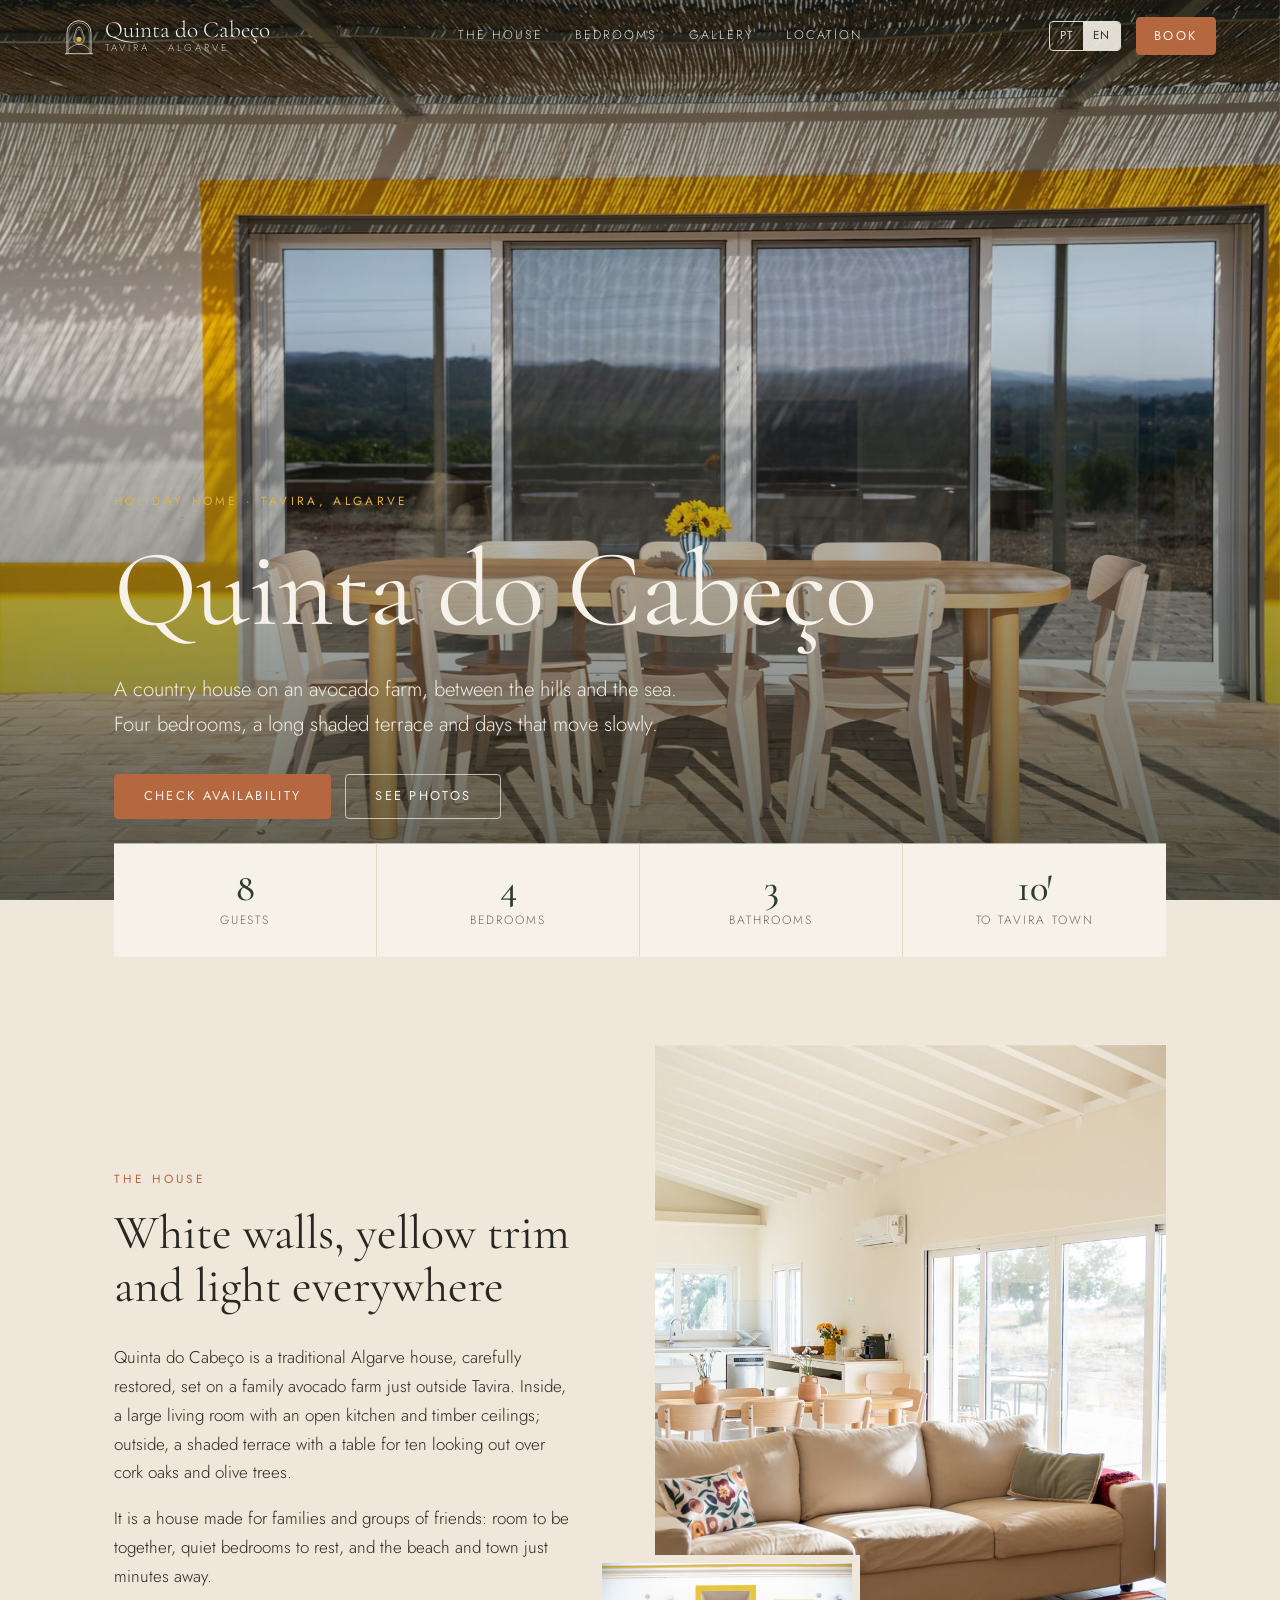
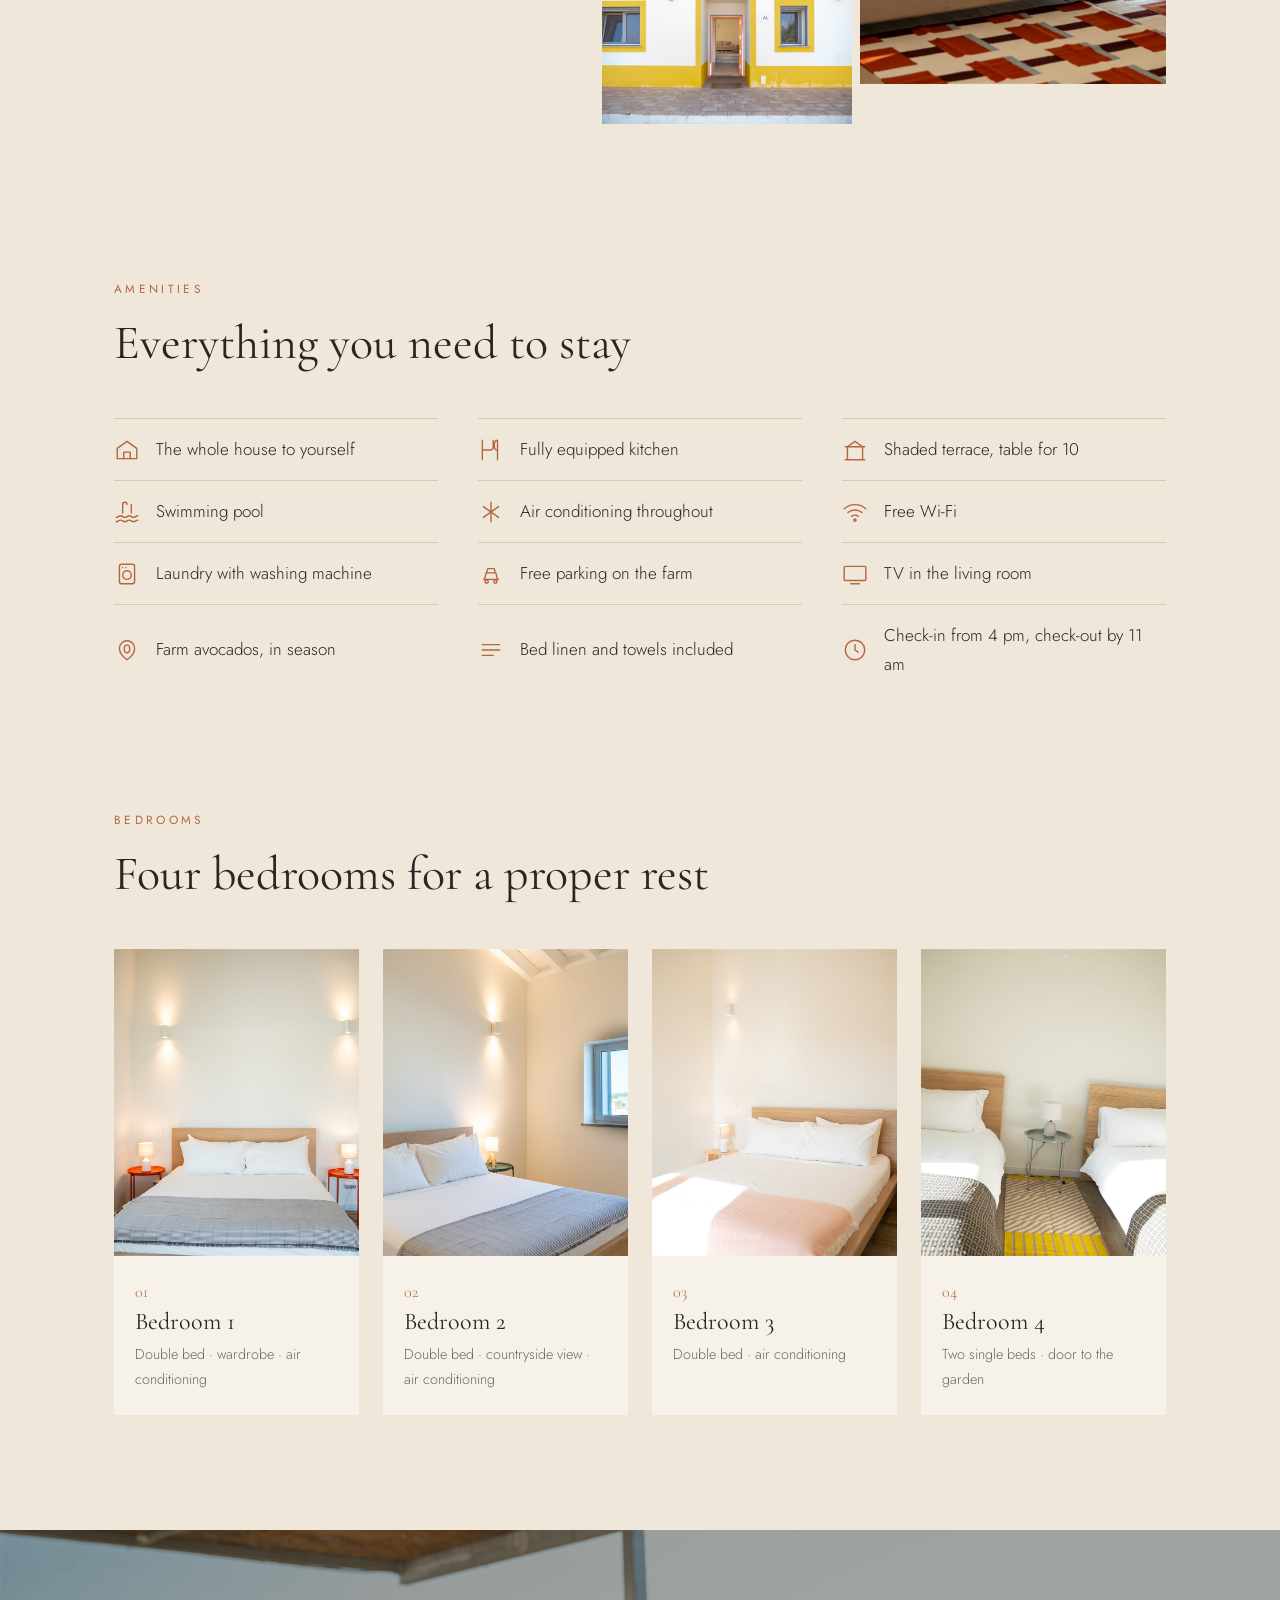
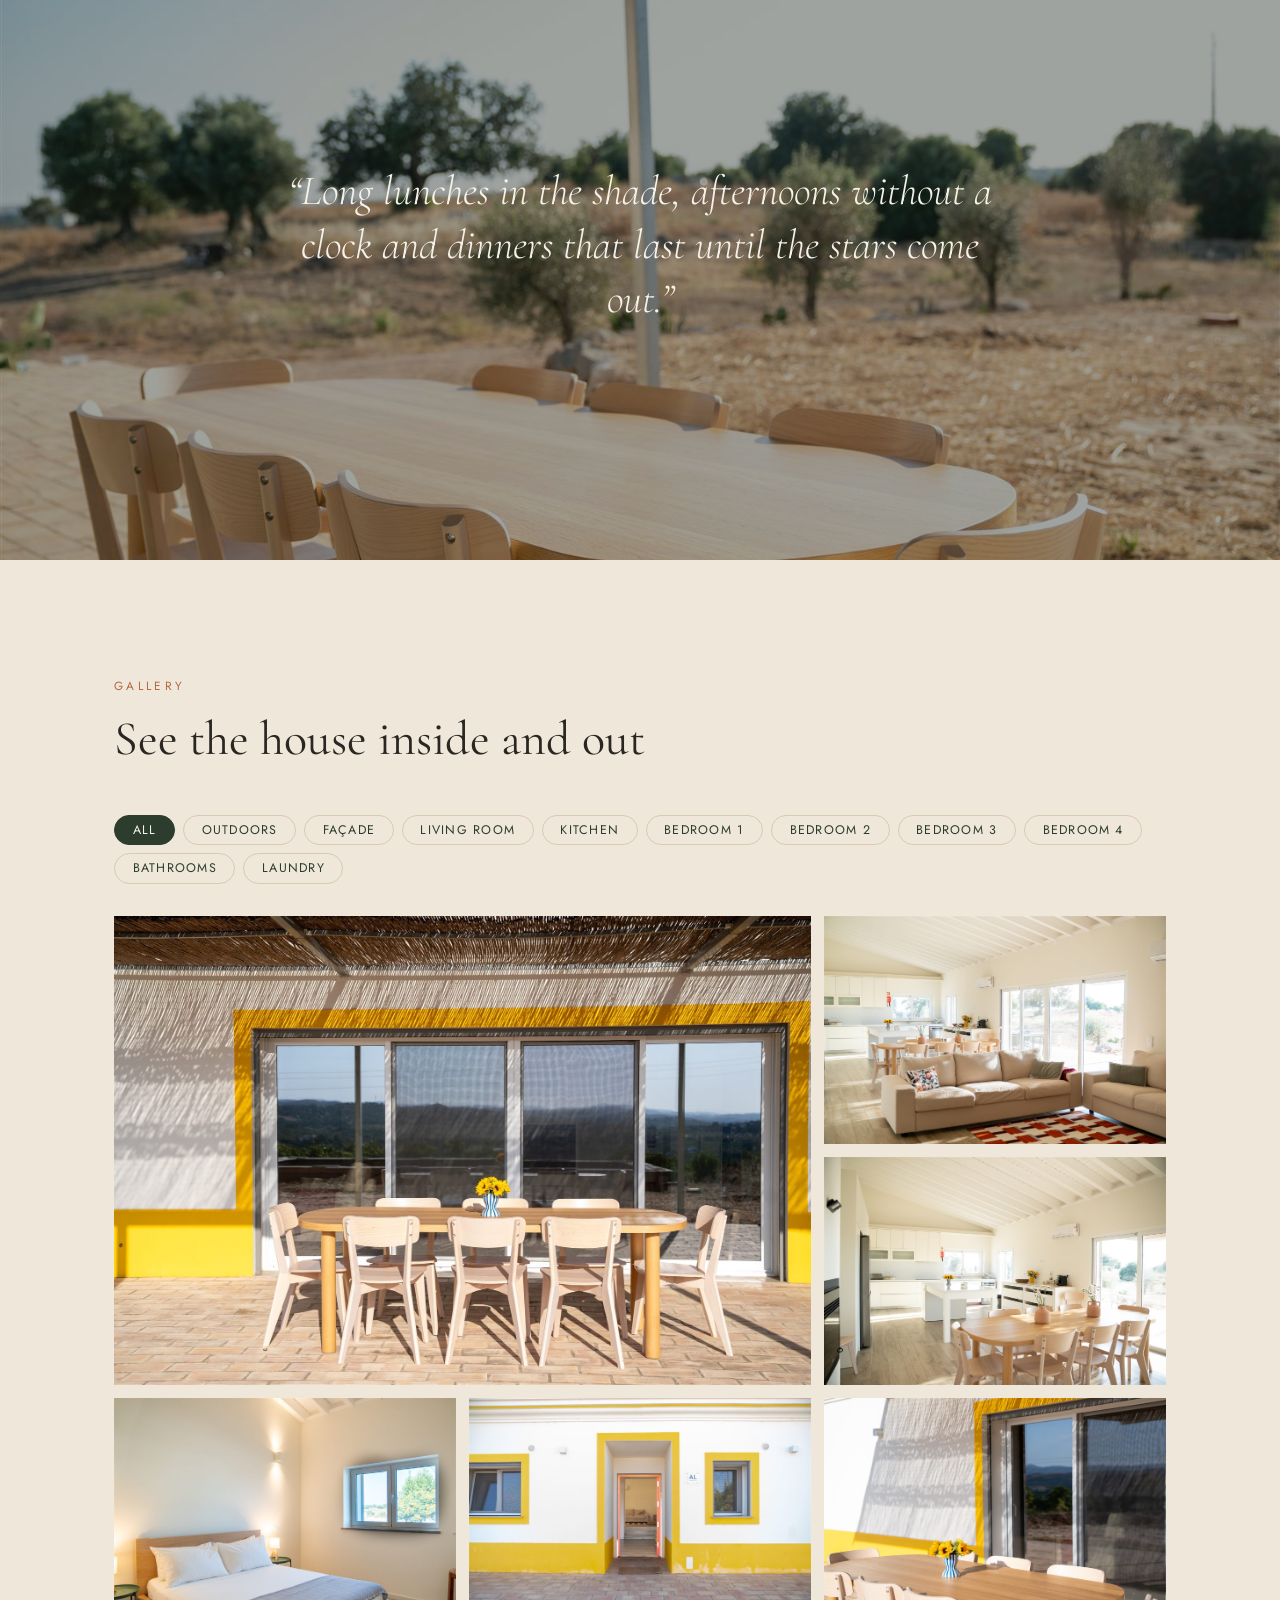
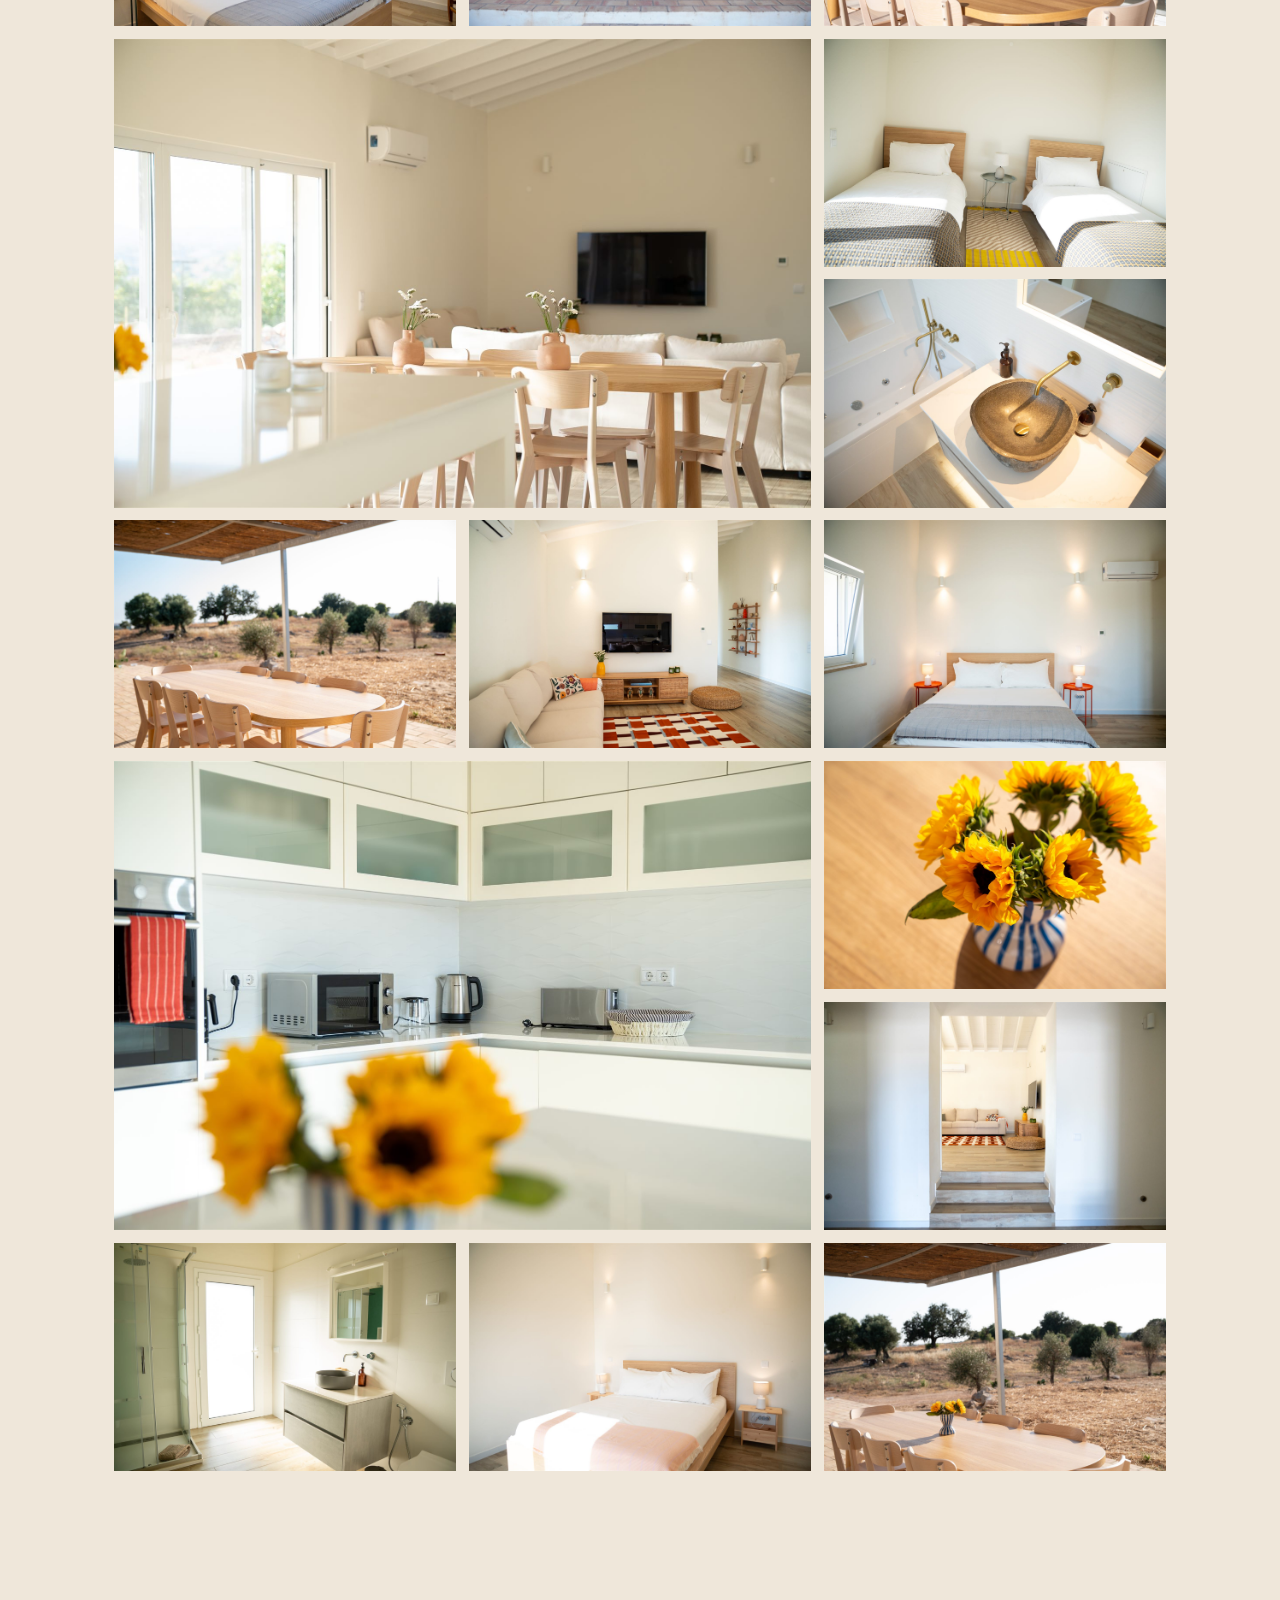
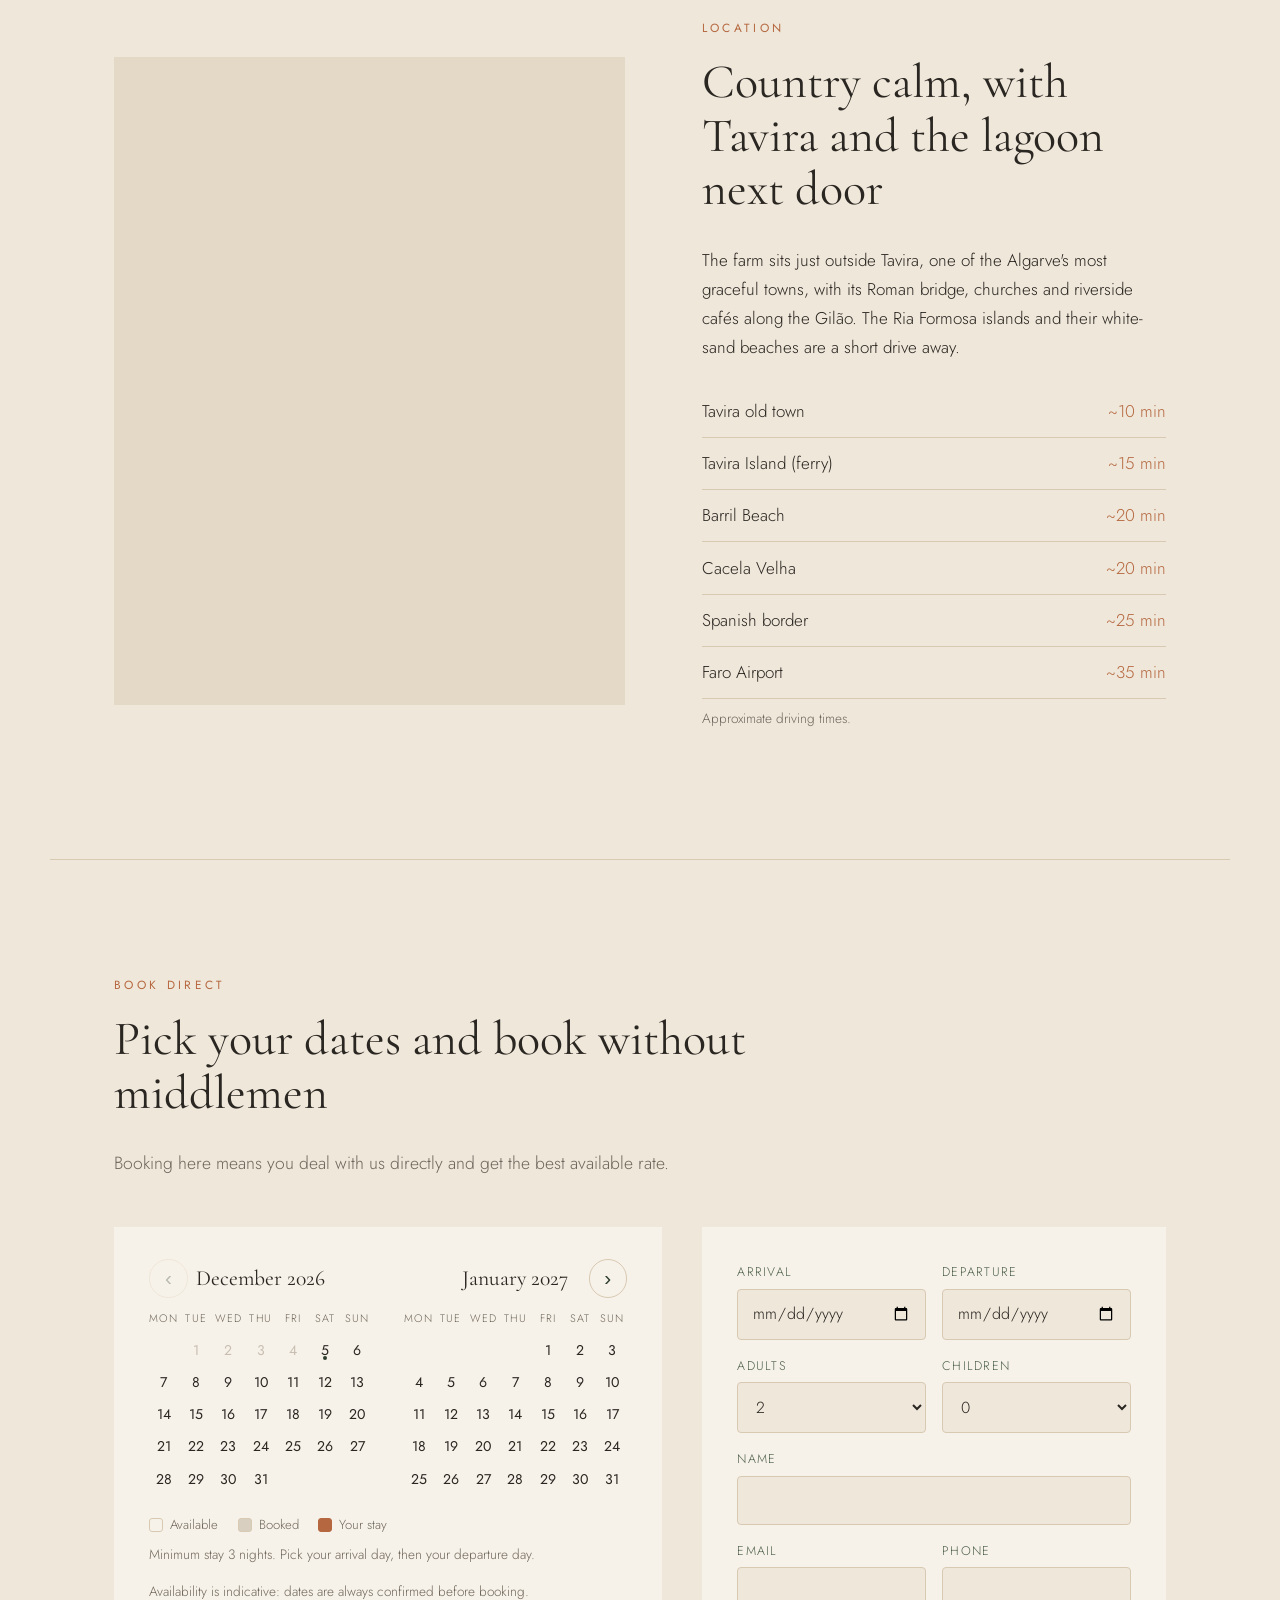
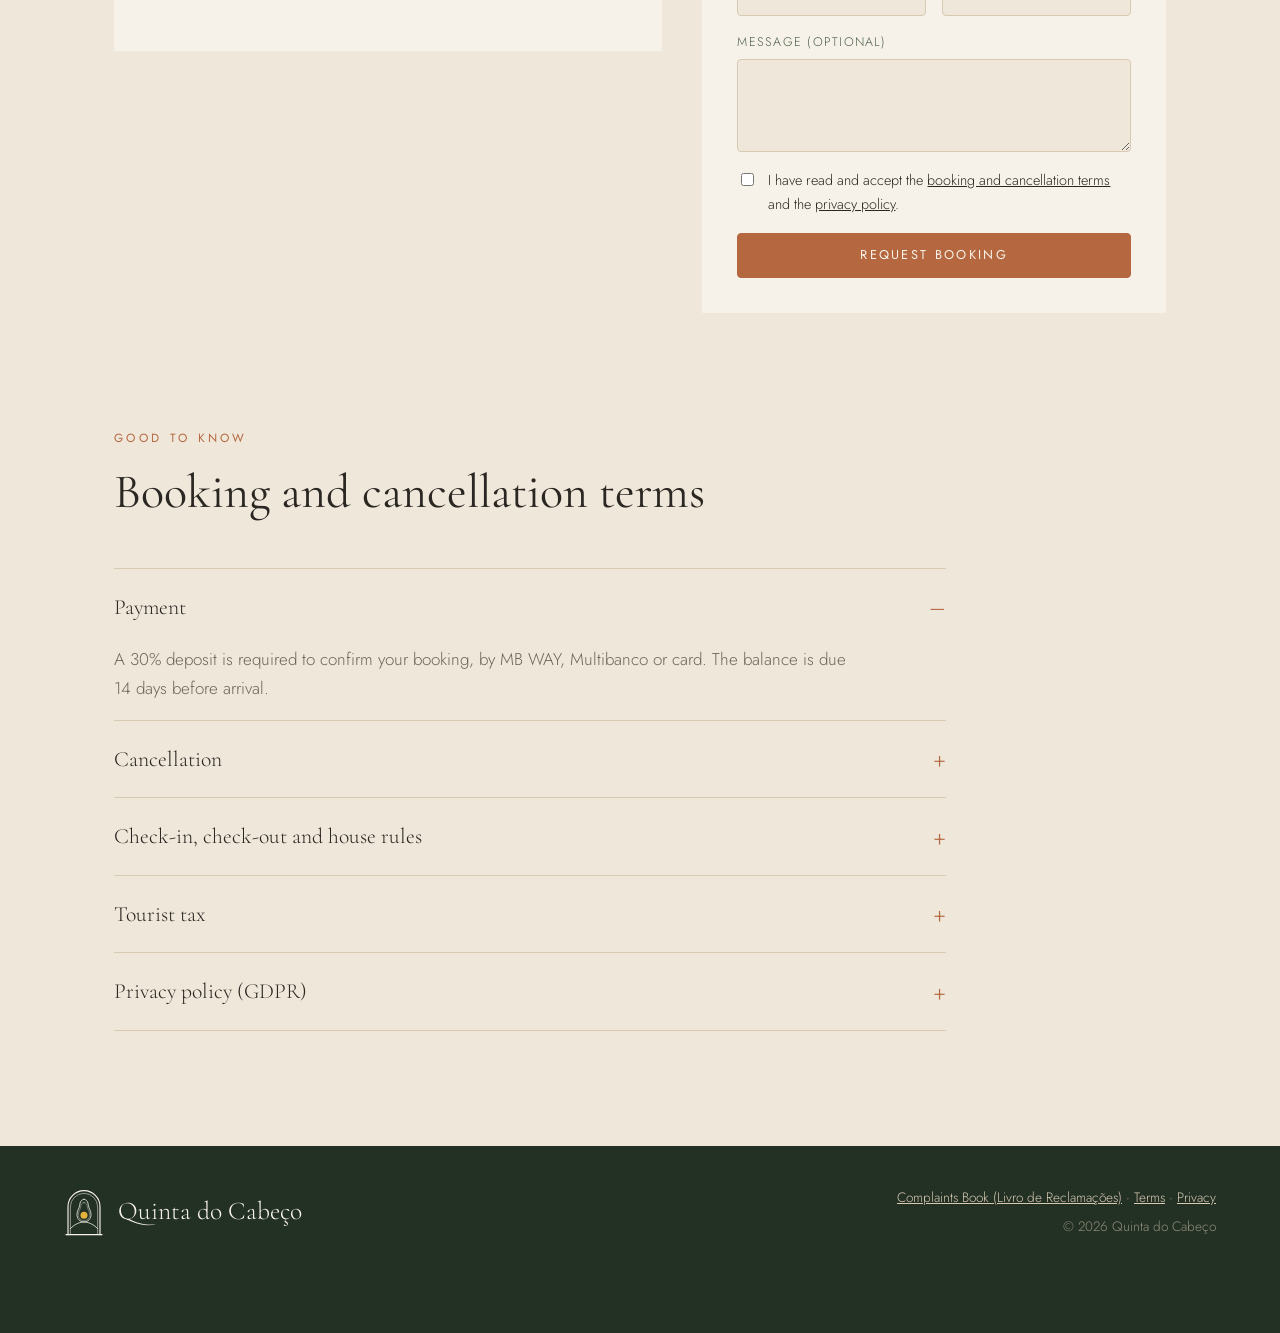
<file: index.html>
<!DOCTYPE html>
<html lang="pt" data-lang="pt">
<head>
  <meta charset="UTF-8">
  <meta name="viewport" content="width=device-width, initial-scale=1, viewport-fit=cover">
  <title>Quinta do Cabeço · Alojamento Local em Tavira, Algarve</title>
  <meta name="description" content="Casa de campo com quatro quartos numa quinta de abacates perto de Tavira, no Algarve. Reserve diretamente, sem intermediários.">
  <meta property="og:type" content="website">
  <meta property="og:site_name" content="Quinta do Cabeço">
  <meta property="og:title" content="Quinta do Cabeço · Tavira, Algarve">
  <meta property="og:description" content="Casa de campo numa quinta de abacates perto de Tavira. Reserve diretamente.">
  <meta property="og:url" content="https://qtcabecoavocados.github.io/quintadocabeco/">
  <meta property="og:image" content="https://qtcabecoavocados.github.io/quintadocabeco/images/gallery/pool-area/pool-area-04.jpg">

  <!-- Ícones e modo app (Partilhar → Adicionar ao ecrã principal) -->
  <link rel="icon" href="images/brand/favicon.svg?v=4" type="image/svg+xml">
  <link rel="icon" href="images/brand/favicon-32.png?v=4" sizes="32x32" type="image/png">
  <link rel="apple-touch-icon" href="images/brand/apple-touch-icon.png?v=4">
  <link rel="manifest" href="manifest.webmanifest?v=4">
  <meta name="theme-color" content="#2C3D2E">
  <meta name="apple-mobile-web-app-capable" content="yes">
  <meta name="mobile-web-app-capable" content="yes">
  <meta name="apple-mobile-web-app-title" content="Q. do Cabeço">
  <meta name="apple-mobile-web-app-status-bar-style" content="black-translucent">

  <link rel="preconnect" href="https://fonts.googleapis.com">
  <link rel="preconnect" href="https://fonts.gstatic.com" crossorigin>
  <link href="https://fonts.googleapis.com/css2?family=Cormorant+Garamond:ital,wght@0,400;0,500;0,600;1,400&family=Jost:wght@300;400;500&display=swap" rel="stylesheet">
  <link rel="stylesheet" href="styles.css?v=5">
</head>
<body>

<!-- Símbolo: arco de porta algarvia, o cabeço e meio abacate (ver images/brand/) -->
<svg width="0" height="0" style="position:absolute" aria-hidden="true">
  <symbol id="qdc-mark" viewBox="0 0 120 150">
    <g fill="none" stroke="currentColor" stroke-linecap="round" stroke-linejoin="round">
      <path d="M12 146V62a48 48 0 0 1 96 0v84" stroke-width="3.4"/>
      <path d="M19 146V63a41 41 0 0 1 82 0v83" stroke-width="1.6"/>
      <path d="M6 146h108" stroke-width="3.4"/>
      <path d="M19 128c14-15 30-20 41-20s27 5 41 20" stroke-width="2.4"/>
      <path d="M60 40C52 40 48 48 47 58c-1 8-7 14-8 26-1 14 9 24 21 24s22-10 21-24c-1-12-7-18-8-26-1-10-5-18-13-18z" stroke-width="2.4"/>
      <path d="M60 40C52 40 48 48 47 58c-1 8-7 14-8 26-1 14 9 24 21 24s22-10 21-24c-1-12-7-18-8-26-1-10-5-18-13-18z" transform="translate(60 88) scale(.8) translate(-60 -88)" stroke-width="1.4"/>
    </g>
    <circle cx="60" cy="88" r="10.5" fill="#E3B23C"/>
  </symbol>
</svg>

<!-- ============ CABEÇALHO ============ -->
<header class="site-header" id="top">
  <a href="#top" class="brand" aria-label="Quinta do Cabeço">
    <svg class="brand-mark" viewBox="0 0 120 150" aria-hidden="true"><use href="#qdc-mark"/></svg>
    <span class="brand-text">
      <span class="brand-name">Quinta do Cabeço</span>
      <span class="brand-sub">Tavira · Algarve</span>
    </span>
  </a>

  <nav class="nav" id="nav" aria-label="Principal">
    <a href="#casa"><span data-l="pt">A casa</span><span data-l="en">The house</span></a>
    <a href="#quartos"><span data-l="pt">Quartos</span><span data-l="en">Bedrooms</span></a>
    <a href="#galeria"><span data-l="pt">Galeria</span><span data-l="en">Gallery</span></a>
    <a href="#localizacao"><span data-l="pt">Localização</span><span data-l="en">Location</span></a>
    <a href="#contacto" data-needs-any="email whatsapp" hidden><span data-l="pt">Contacto</span><span data-l="en">Contact</span></a>
  </nav>

  <div class="header-actions">
    <div class="lang" role="group" aria-label="Idioma / Language">
      <button type="button" data-set-lang="pt" aria-pressed="true">PT</button>
      <button type="button" data-set-lang="en" aria-pressed="false">EN</button>
    </div>
    <a href="#reservar" class="btn btn-small"><span data-l="pt">Reservar</span><span data-l="en">Book</span></a>
    <button class="menu-toggle" type="button" aria-label="Menu" aria-expanded="false" aria-controls="nav"><span></span><span></span></button>
  </div>
</header>

<main>

<!-- ============ ENTRADA ============ -->
<section class="hero">
  <img class="hero-img" src="images/gallery/pool-area/pool-area-04.jpg" alt="Alpendre com mesa de refeições e vista para o campo" fetchpriority="high">
  <div class="hero-shade"></div>
  <div class="hero-inner">
    <p class="eyebrow light"><span data-l="pt">Alojamento Local · Tavira, Algarve</span><span data-l="en">Holiday home · Tavira, Algarve</span></p>
    <h1>Quinta do Cabeço</h1>
    <p class="hero-lead">
      <span data-l="pt">Uma casa de campo numa quinta de abacates, entre a serra e o mar. Quatro quartos, um alpendre longo e o tempo a passar devagar.</span>
      <span data-l="en">A country house on an avocado farm, between the hills and the sea. Four bedrooms, a long shaded terrace and days that move slowly.</span>
    </p>
    <div class="hero-cta">
      <a href="#reservar" class="btn"><span data-l="pt">Ver disponibilidade</span><span data-l="en">Check availability</span></a>
      <a href="#galeria" class="btn btn-ghost-light"><span data-l="pt">Ver fotografias</span><span data-l="en">See photos</span></a>
    </div>
  </div>
</section>

<!-- ============ NÚMEROS ============ -->
<section class="facts" aria-label="Resumo">
  <div class="fact"><strong>8</strong><span data-l="pt">hóspedes</span><span data-l="en">guests</span></div>
  <div class="fact"><strong>4</strong><span data-l="pt">quartos</span><span data-l="en">bedrooms</span></div>
  <div class="fact"><strong>3</strong><span data-l="pt">casas de banho</span><span data-l="en">bathrooms</span></div>
  <div class="fact"><strong>10′</strong><span data-l="pt">do centro de Tavira</span><span data-l="en">to Tavira town</span></div>
</section>

<!-- ============ A CASA ============ -->
<section class="section split" id="casa">
  <div class="split-text">
    <p class="eyebrow"><span data-l="pt">A casa</span><span data-l="en">The house</span></p>
    <h2><span data-l="pt">Paredes brancas, barras amarelas e luz por todo o lado</span><span data-l="en">White walls, yellow trim and light everywhere</span></h2>
    <p data-l="pt">A Quinta do Cabeço é uma casa algarvia de traça tradicional, renovada com cuidado, no meio de uma quinta familiar de abacates nos arredores de Tavira. Por dentro, uma grande sala com cozinha aberta e tetos de madeira; por fora, um alpendre com mesa para dez pessoas virado para o montado de sobreiros e oliveiras.</p>
    <p data-l="en">Quinta do Cabeço is a traditional Algarve house, carefully restored, set on a family avocado farm just outside Tavira. Inside, a large living room with an open kitchen and timber ceilings; outside, a shaded terrace with a table for ten looking out over cork oaks and olive trees.</p>
    <p data-l="pt">É uma casa pensada para famílias e grupos de amigos: espaço para estar juntos, quartos tranquilos para descansar, e a praia e a cidade a poucos minutos.</p>
    <p data-l="en">It is a house made for families and groups of friends: room to be together, quiet bedrooms to rest, and the beach and town just minutes away.</p>
  </div>
  <figure class="split-media">
    <img src="images/gallery/common-area/common-area-06.jpg" alt="Sala com sofás e tapete aos quadrados" loading="lazy">
    <img class="inset" src="images/gallery/facade/facade-02.jpg" alt="Fachada branca com barras amarelas" loading="lazy">
  </figure>
</section>

<!-- ============ COMODIDADES ============ -->
<section class="section amenities-wrap">
  <div class="section-head">
    <p class="eyebrow"><span data-l="pt">Comodidades</span><span data-l="en">Amenities</span></p>
    <h2><span data-l="pt">Tudo o que precisa para ficar</span><span data-l="en">Everything you need to stay</span></h2>
  </div>
  <ul class="amenities">
    <li><svg viewBox="0 0 24 24" aria-hidden="true"><path d="M3 10.5 12 4l9 6.5V20H3z"/><path d="M9 20v-6h6v6"/></svg><span data-l="pt">Casa inteira, só para si</span><span data-l="en">The whole house to yourself</span></li>
    <li><svg viewBox="0 0 24 24" aria-hidden="true"><path d="M4 3v18M4 12h7a3 3 0 0 0 3-3V3M18 3v18M18 3c-2 0-3 2-3 5s1 4 3 4"/></svg><span data-l="pt">Cozinha totalmente equipada</span><span data-l="en">Fully equipped kitchen</span></li>
    <li><svg viewBox="0 0 24 24" aria-hidden="true"><path d="M3 21h18M5 21V9l7-5 7 5v12"/><path d="M3 9h18"/></svg><span data-l="pt">Alpendre com mesa para 10</span><span data-l="en">Shaded terrace, table for 10</span></li>
    <li><svg viewBox="0 0 24 24" aria-hidden="true"><path d="M2 17c2 0 2-1.5 4-1.5S8 17 10 17s2-1.5 4-1.5 2 1.5 4 1.5 2-1.5 4-1.5M2 21c2 0 2-1.5 4-1.5S8 21 10 21s2-1.5 4-1.5 2 1.5 4 1.5 2-1.5 4-1.5M8 13V5a2 2 0 0 1 4 0M16 13V5"/></svg><span data-l="pt">Piscina</span><span data-l="en">Swimming pool</span></li>
    <li><svg viewBox="0 0 24 24" aria-hidden="true"><path d="M12 3v18M5 7l14 10M19 7 5 17"/></svg><span data-l="pt">Ar condicionado em todas as divisões</span><span data-l="en">Air conditioning throughout</span></li>
    <li><svg viewBox="0 0 24 24" aria-hidden="true"><path d="M2 9a15 15 0 0 1 20 0M5.5 12.5a10 10 0 0 1 13 0M9 16a5 5 0 0 1 6 0"/><circle cx="12" cy="19.5" r="1"/></svg><span data-l="pt">Wi-Fi gratuito</span><span data-l="en">Free Wi-Fi</span></li>
    <li><svg viewBox="0 0 24 24" aria-hidden="true"><rect x="5" y="3" width="14" height="18" rx="2"/><circle cx="12" cy="13" r="4"/><path d="M8 6h.01M11 6h.01"/></svg><span data-l="pt">Lavandaria com máquina de lavar</span><span data-l="en">Laundry with washing machine</span></li>
    <li><svg viewBox="0 0 24 24" aria-hidden="true"><path d="M5 17h14M6 17l1.5-6h9L18 17M8 11l1-4h6l1 4"/><circle cx="8" cy="19" r="1.5"/><circle cx="16" cy="19" r="1.5"/></svg><span data-l="pt">Estacionamento gratuito na quinta</span><span data-l="en">Free parking on the farm</span></li>
    <li><svg viewBox="0 0 24 24" aria-hidden="true"><rect x="2" y="5" width="20" height="13" rx="1"/><path d="M8 21h8"/></svg><span data-l="pt">Televisão na sala</span><span data-l="en">TV in the living room</span></li>
    <li><svg viewBox="0 0 24 24" aria-hidden="true"><path d="M12 21c-4-3-7-6.5-7-10.5a7 7 0 0 1 14 0C19 14.5 16 18 12 21z"/><ellipse cx="12" cy="11" rx="2.5" ry="3.5"/></svg><span data-l="pt">Abacates da quinta, na época</span><span data-l="en">Farm avocados, in season</span></li>
    <li><svg viewBox="0 0 24 24" aria-hidden="true"><path d="M4 7h16M4 12h16M4 17h10"/></svg><span data-l="pt">Roupa de cama e toalhas incluídas</span><span data-l="en">Bed linen and towels included</span></li>
    <li><svg viewBox="0 0 24 24" aria-hidden="true"><circle cx="12" cy="12" r="9"/><path d="M12 7v5l3 2"/></svg><span data-l="pt">Entrada a partir das 16h, saída até às 11h</span><span data-l="en">Check-in from 4 pm, check-out by 11 am</span></li>
  </ul>
</section>

<!-- ============ QUARTOS ============ -->
<section class="section" id="quartos">
  <div class="section-head">
    <p class="eyebrow"><span data-l="pt">Quartos</span><span data-l="en">Bedrooms</span></p>
    <h2><span data-l="pt">Quatro quartos para descansar a sério</span><span data-l="en">Four bedrooms for a proper rest</span></h2>
  </div>
  <div class="rooms">
    <article class="room">
      <img src="images/gallery/room-1/room-1-03.jpg" alt="Quarto 1 com cama de casal" loading="lazy">
      <div class="room-body">
        <span class="room-n">01</span>
        <h3><span data-l="pt">Quarto 1</span><span data-l="en">Bedroom 1</span></h3>
        <p><span data-l="pt">Cama de casal · roupeiro · ar condicionado</span><span data-l="en">Double bed · wardrobe · air conditioning</span></p>
      </div>
    </article>
    <article class="room">
      <img src="images/gallery/room-2/room-2-01.jpg" alt="Quarto 2 com cama de casal e janela para o campo" loading="lazy">
      <div class="room-body">
        <span class="room-n">02</span>
        <h3><span data-l="pt">Quarto 2</span><span data-l="en">Bedroom 2</span></h3>
        <p><span data-l="pt">Cama de casal · vista para o campo · ar condicionado</span><span data-l="en">Double bed · countryside view · air conditioning</span></p>
      </div>
    </article>
    <article class="room">
      <img src="images/gallery/room-3/room-3-01.jpg" alt="Quarto 3 com cama de casal" loading="lazy">
      <div class="room-body">
        <span class="room-n">03</span>
        <h3><span data-l="pt">Quarto 3</span><span data-l="en">Bedroom 3</span></h3>
        <p><span data-l="pt">Cama de casal · ar condicionado</span><span data-l="en">Double bed · air conditioning</span></p>
      </div>
    </article>
    <article class="room">
      <img src="images/gallery/room-4/room-4-02.jpg" alt="Quarto 4 com duas camas individuais" loading="lazy">
      <div class="room-body">
        <span class="room-n">04</span>
        <h3><span data-l="pt">Quarto 4</span><span data-l="en">Bedroom 4</span></h3>
        <p><span data-l="pt">Duas camas individuais · porta para o exterior</span><span data-l="en">Two single beds · door to the garden</span></p>
      </div>
    </article>
  </div>
</section>

<!-- ============ FAIXA DE IMAGEM ============ -->
<section class="band">
  <img src="images/gallery/pool-area/pool-area-01.jpg" alt="Mesa no alpendre com vista para sobreiros e oliveiras" loading="lazy">
  <blockquote>
    <p data-l="pt">«Almoços longos à sombra, tardes sem relógio e jantares que se estendem até às estrelas.»</p>
    <p data-l="en">“Long lunches in the shade, afternoons without a clock and dinners that last until the stars come out.”</p>
  </blockquote>
</section>

<!-- ============ GALERIA ============ -->
<section class="section" id="galeria">
  <div class="section-head">
    <p class="eyebrow"><span data-l="pt">Galeria</span><span data-l="en">Gallery</span></p>
    <h2><span data-l="pt">Veja a casa por dentro e por fora</span><span data-l="en">See the house inside and out</span></h2>
  </div>
  <div class="gtabs" role="tablist" id="gtabs"></div>
  <div class="ggrid" id="ggrid"></div>
</section>

<!-- ============ LOCALIZAÇÃO ============ -->
<section class="section split split-rev" id="localizacao">
  <div class="split-text">
    <p class="eyebrow"><span data-l="pt">Localização</span><span data-l="en">Location</span></p>
    <h2><span data-l="pt">Sossego do campo, com Tavira e a ria ao lado</span><span data-l="en">Country calm, with Tavira and the lagoon next door</span></h2>
    <p data-l="pt">A quinta fica nos arredores de Tavira, uma das cidades mais bonitas do Algarve, com a sua ponte romana, igrejas e esplanadas junto ao rio Gilão. Daqui chega-se depressa às ilhas da Ria Formosa e às praias de areia branca.</p>
    <p data-l="en">The farm sits just outside Tavira, one of the Algarve's most graceful towns, with its Roman bridge, churches and riverside cafés along the Gilão. The Ria Formosa islands and their white-sand beaches are a short drive away.</p>
    <ul class="poi">
      <li><span data-l="pt">Centro histórico de Tavira</span><span data-l="en">Tavira old town</span><em>~10 min</em></li>
      <li><span data-l="pt">Ilha de Tavira (barco)</span><span data-l="en">Tavira Island (ferry)</span><em>~15 min</em></li>
      <li><span data-l="pt">Praia do Barril</span><span data-l="en">Barril Beach</span><em>~20 min</em></li>
      <li><span data-l="pt">Cacela Velha</span><span data-l="en">Cacela Velha</span><em>~20 min</em></li>
      <li><span data-l="pt">Fronteira com Espanha</span><span data-l="en">Spanish border</span><em>~25 min</em></li>
      <li><span data-l="pt">Aeroporto de Faro</span><span data-l="en">Faro Airport</span><em>~35 min</em></li>
    </ul>
    <p class="note"><span data-l="pt">Tempos aproximados de carro.</span><span data-l="en">Approximate driving times.</span></p>
  </div>
  <div class="map">
    <iframe title="Mapa de Tavira" src="https://www.google.com/maps?q=Tavira,+Portugal&amp;z=12&amp;output=embed" loading="lazy" referrerpolicy="no-referrer-when-downgrade"></iframe>
  </div>
</section>

<!-- ============ RESERVAR ============ -->
<section class="section book" id="reservar">
  <div class="section-head">
    <p class="eyebrow"><span data-l="pt">Reserva direta</span><span data-l="en">Book direct</span></p>
    <h2><span data-l="pt">Escolha as datas e reserve sem intermediários</span><span data-l="en">Pick your dates and book without middlemen</span></h2>
    <p class="lead"><span data-l="pt">Ao reservar aqui fala diretamente connosco e tem o melhor preço disponível.</span><span data-l="en">Booking here means you deal with us directly and get the best available rate.</span>
      <span data-needs="sync" hidden><span data-l="pt">O calendário está sincronizado com o Booking e o Airbnb.</span><span data-l="en">The calendar is kept in sync with Booking.com and Airbnb.</span></span></p>
  </div>

  <div class="book-grid">
    <div class="cal-card">
      <div class="cal-head">
        <button type="button" class="cal-nav" id="calPrev" aria-label="Mês anterior">‹</button>
        <div class="cal-title" id="calTitle"></div>
        <button type="button" class="cal-nav" id="calNext" aria-label="Mês seguinte">›</button>
      </div>
      <div class="cal" id="cal"></div>
      <div class="cal-legend">
        <span><i class="lg lg-free"></i><span data-l="pt">Livre</span><span data-l="en">Available</span></span>
        <span><i class="lg lg-busy"></i><span data-l="pt">Ocupado</span><span data-l="en">Booked</span></span>
        <span><i class="lg lg-sel"></i><span data-l="pt">A sua estadia</span><span data-l="en">Your stay</span></span>
      </div>
      <p class="note"><span data-l="pt">Estadia mínima de 3 noites. Escolha o dia de chegada e depois o de saída.</span><span data-l="en">Minimum stay 3 nights. Pick your arrival day, then your departure day.</span></p>
      <p class="note avail-note" id="availNote" aria-live="polite"></p>
    </div>

    <div class="book-side">
      <div class="book-soon" data-needs-none="email alpendre" hidden>
        <h3><span data-l="pt">Reservas diretas brevemente</span><span data-l="en">Direct booking coming soon</span></h3>
        <p><span data-l="pt">Já pode ver as datas e o valor da estadia. Os pedidos de reserva pelo site vão estar disponíveis muito em breve.</span><span data-l="en">You can already check dates and the price of your stay. Booking requests through the website will be available very soon.</span></p>
        <div class="quote" id="quoteSoon" aria-live="polite"></div>
        <div data-needs-any="booking airbnb" hidden>
          <p class="or"><span data-l="pt">Entretanto, pode reservar numa plataforma:</span><span data-l="en">In the meantime, you can book on a platform:</span></p>
          <div class="platforms">
            <a href="#" class="btn btn-line" data-needs="booking" data-link="booking" target="_blank" rel="noopener" hidden>Booking.com</a>
            <a href="#" class="btn btn-line" data-needs="airbnb" data-link="airbnb" target="_blank" rel="noopener" hidden>Airbnb</a>
          </div>
        </div>
      </div>

      <form class="book-form" id="bookForm" data-needs-any="email alpendre" novalidate hidden>
        <div class="row2">
          <label><span data-l="pt">Chegada</span><span data-l="en">Arrival</span>
            <input type="date" name="checkin" id="checkin" required></label>
          <label><span data-l="pt">Saída</span><span data-l="en">Departure</span>
            <input type="date" name="checkout" id="checkout" required></label>
        </div>
        <div class="row2">
          <label><span data-l="pt">Adultos</span><span data-l="en">Adults</span>
            <select name="adults" id="adults"></select></label>
          <label><span data-l="pt">Crianças</span><span data-l="en">Children</span>
            <select name="children" id="children"></select></label>
        </div>
        <label><span data-l="pt">Nome</span><span data-l="en">Name</span>
          <input type="text" name="name" autocomplete="name" required></label>
        <div class="row2">
          <label>Email
            <input type="email" name="email" autocomplete="email" required></label>
          <label><span data-l="pt">Telemóvel</span><span data-l="en">Phone</span>
            <input type="tel" name="phone" autocomplete="tel"></label>
        </div>
        <label><span data-l="pt">Mensagem (opcional)</span><span data-l="en">Message (optional)</span>
          <textarea name="message" rows="3"></textarea></label>

        <div class="quote" id="quote" aria-live="polite"></div>

        <fieldset class="pay" data-needs="payments" hidden>
          <legend><span data-l="pt">Pagamento do sinal</span><span data-l="en">Deposit payment</span></legend>
          <label class="pay-opt"><input type="radio" name="pay" value="MB WAY" checked><span>MB WAY</span></label>
          <label class="pay-opt"><input type="radio" name="pay" value="Multibanco"><span>Multibanco</span></label>
          <label class="pay-opt"><input type="radio" name="pay" value="card"><span><span data-l="pt">Cartão</span><span data-l="en">Card</span></span></label>
        </fieldset>

        <label class="check"><input type="checkbox" name="terms" required>
          <span data-l="pt">Li e aceito os <a href="#termos">termos de reserva e cancelamento</a> e a <a href="#privacidade">política de privacidade</a>.</span>
          <span data-l="en">I have read and accept the <a href="#termos">booking and cancellation terms</a> and the <a href="#privacidade">privacy policy</a>.</span>
        </label>

        <p class="form-error" id="formError" role="alert"></p>
        <button type="submit" class="btn btn-block"><span data-l="pt">Pedir reserva</span><span data-l="en">Request booking</span></button>

        <div data-needs-any="booking airbnb" hidden>
          <p class="or"><span data-l="pt">Prefere reservar numa plataforma?</span><span data-l="en">Prefer to book on a platform?</span></p>
          <div class="platforms">
            <a href="#" class="btn btn-line" data-needs="booking" data-link="booking" target="_blank" rel="noopener" hidden>Booking.com</a>
            <a href="#" class="btn btn-line" data-needs="airbnb" data-link="airbnb" target="_blank" rel="noopener" hidden>Airbnb</a>
          </div>
        </div>
      </form>

      <div class="book-done" id="bookDone" hidden>
        <h3 data-needs-any="payments alpendre" hidden><span data-l="pt">Pedido recebido. Obrigado!</span><span data-l="en">Request received. Thank you!</span></h3>
        <h3 data-needs-none="payments alpendre" hidden><span data-l="pt">Falta só enviar o email</span><span data-l="en">Just send the email</span></h3>
        <p id="doneSummary"></p>
        <p data-needs="payments" hidden><span data-l="pt">Vai receber um email de confirmação com as instruções para pagar o sinal. A reserva fica confirmada assim que o pagamento for recebido.</span><span data-l="en">You will receive a confirmation email with instructions to pay the deposit. Your booking is confirmed as soon as the payment is received.</span></p>
        <p data-needs="alpendre" data-needs-none="payments" hidden><span data-l="pt">Vamos confirmar a disponibilidade e responder por email com as instruções para pagar o sinal. A reserva só fica confirmada depois da nossa resposta.</span><span data-l="en">We will check availability and reply by email with instructions to pay the deposit. Your booking is only confirmed after our reply.</span></p>
        <p data-needs-none="payments alpendre" hidden><span data-l="pt">Abrimos o seu programa de email com o pedido já escrito. Envie-o e respondemos a confirmar as datas e a explicar como pagar o sinal. A reserva só fica confirmada depois da nossa resposta.</span><span data-l="en">We have opened your email app with the request already written. Send it and we will reply to confirm the dates and explain how to pay the deposit. Your booking is only confirmed after our reply.</span></p>
        <p data-needs-none="payments alpendre" hidden><a href="#" id="mailAgain"><span data-l="pt">O email não abriu? Clique aqui.</span><span data-l="en">Email didn't open? Click here.</span></a></p>
        <button type="button" class="btn btn-line" id="bookAgain"><span data-l="pt">Fazer outro pedido</span><span data-l="en">Make another request</span></button>
      </div>
    </div>
  </div>
</section>

<!-- ============ TERMOS E PRIVACIDADE ============ -->
<section class="section legal" id="termos">
  <div class="section-head">
    <p class="eyebrow"><span data-l="pt">Informação útil</span><span data-l="en">Good to know</span></p>
    <h2><span data-l="pt">Termos de reserva e cancelamento</span><span data-l="en">Booking and cancellation terms</span></h2>
  </div>
  <div class="accordion">
    <details open>
      <summary><span data-l="pt">Pagamento</span><span data-l="en">Payment</span></summary>
      <p data-l="pt">Para confirmar a reserva é pedido um sinal de 30% do valor total, por MB WAY, Multibanco ou cartão. O restante é pago até 14 dias antes da chegada.</p>
      <p data-l="en">A 30% deposit is required to confirm your booking, by MB WAY, Multibanco or card. The balance is due 14 days before arrival.</p>
    </details>
    <details>
      <summary><span data-l="pt">Cancelamento</span><span data-l="en">Cancellation</span></summary>
      <p data-l="pt">Cancelamento gratuito até 30 dias antes da chegada, com devolução total do sinal. Entre 30 e 14 dias antes, é devolvido 50% do sinal. A menos de 14 dias da chegada, o valor pago não é reembolsável.</p>
      <p data-l="en">Free cancellation up to 30 days before arrival, with a full refund of the deposit. Between 30 and 14 days before, 50% of the deposit is refunded. Within 14 days of arrival, payments are non-refundable.</p>
    </details>
    <details>
      <summary><span data-l="pt">Entrada, saída e regras da casa</span><span data-l="en">Check-in, check-out and house rules</span></summary>
      <p data-l="pt">Entrada a partir das 16h e saída até às 11h. Não são permitidas festas nem eventos. Não é permitido fumar dentro de casa. Animais de estimação sob consulta.</p>
      <p data-l="en">Check-in from 4 pm and check-out by 11 am. No parties or events. No smoking indoors. Pets on request.</p>
    </details>
    <details>
      <summary><span data-l="pt">Taxa turística</span><span data-l="en">Tourist tax</span></summary>
      <p data-l="pt">A taxa municipal turística de Tavira, quando aplicável, é cobrada à chegada, de acordo com o regulamento em vigor.</p>
      <p data-l="en">Tavira's municipal tourist tax, where applicable, is charged on arrival according to current regulations.</p>
    </details>
    <details id="privacidade">
      <summary><span data-l="pt">Política de privacidade (RGPD)</span><span data-l="en">Privacy policy (GDPR)</span></summary>
      <p data-l="pt">Os dados que nos envia (nome, contactos e datas) são usados apenas para tratar o seu pedido e a sua estadia, e para cumprir obrigações legais, como a comunicação de hóspedes estrangeiros às autoridades. Não são partilhados com terceiros para fins comerciais. Pode pedir a consulta, correção ou eliminação dos seus dados a qualquer momento, através do nosso email.</p>
      <p data-l="en">The data you send us (name, contact details and dates) is used only to handle your request and stay, and to meet legal obligations such as reporting foreign guests to the authorities. It is never shared with third parties for marketing. You can ask to access, correct or delete your data at any time by email.</p>
    </details>
  </div>
</section>

<!-- ============ CONTACTO ============ -->
<section class="contact" id="contacto" data-needs-any="email whatsapp" hidden>
  <p class="eyebrow light"><span data-l="pt">Contacto</span><span data-l="en">Contact</span></p>
  <h2><span data-l="pt">Tem alguma pergunta? Fale connosco.</span><span data-l="en">Any questions? Get in touch.</span></h2>
  <div class="contact-actions">
    <a class="btn" href="#" data-needs="whatsapp" data-link="whatsapp" target="_blank" rel="noopener" hidden>WhatsApp</a>
    <a class="btn btn-ghost-light" href="#" data-needs="email" data-link="email" data-text="email" hidden></a>
  </div>
  <p class="contact-addr">Quinta do Cabeço · Tavira · Algarve · Portugal</p>
</section>

</main>

<!-- ============ RODAPÉ ============ -->
<footer class="site-footer">
  <div class="foot-brand"><svg class="foot-mark" viewBox="0 0 120 150" aria-hidden="true"><use href="#qdc-mark"/></svg><span>Quinta do Cabeço</span></div>
  <div class="foot-legal">
    <p data-needs="rnal" hidden><span data-l="pt">Alojamento Local registado com o n.º</span><span data-l="en">Registered holiday rental (Alojamento Local) no.</span> <strong data-text="rnal"></strong></p>
    <p>
      <a href="https://www.livroreclamacoes.pt" target="_blank" rel="noopener"><span data-l="pt">Livro de Reclamações Eletrónico</span><span data-l="en">Complaints Book (Livro de Reclamações)</span></a>
      · <a href="#termos"><span data-l="pt">Termos</span><span data-l="en">Terms</span></a>
      · <a href="#privacidade"><span data-l="pt">Privacidade</span><span data-l="en">Privacy</span></a>
    </p>
    <p class="copy">© 2026 Quinta do Cabeço</p>
  </div>
</footer>

<a class="wa-float" href="#" data-needs="whatsapp" data-link="whatsapp" target="_blank" rel="noopener" aria-label="WhatsApp" hidden>
  <svg viewBox="0 0 24 24" aria-hidden="true"><path d="M12 2a10 10 0 0 0-8.6 15.1L2 22l5-1.3A10 10 0 1 0 12 2zm0 18.2a8.2 8.2 0 0 1-4.2-1.2l-.3-.2-3 .8.8-2.9-.2-.3A8.2 8.2 0 1 1 12 20.2zm4.5-6.1c-.2-.1-1.5-.7-1.7-.8-.2-.1-.4-.1-.6.1l-.8 1c-.1.2-.3.2-.5.1a6.7 6.7 0 0 1-3.3-2.9c-.3-.4.2-.4.7-1.4.1-.2 0-.3 0-.4l-.8-1.8c-.2-.5-.4-.4-.6-.4h-.5a1 1 0 0 0-.7.3 3 3 0 0 0-.9 2.2 5.2 5.2 0 0 0 1.1 2.7 11.8 11.8 0 0 0 4.5 4c1.7.7 2.3.8 3.2.6a2.7 2.7 0 0 0 1.8-1.2 2.2 2.2 0 0 0 .1-1.3c0-.1-.2-.2-.4-.3z"/></svg>
</a>

<!-- Ampliação de fotografias -->
<div class="lightbox" id="lightbox" hidden>
  <button type="button" class="lb-close" aria-label="Fechar">×</button>
  <button type="button" class="lb-prev" aria-label="Anterior">‹</button>
  <img alt="">
  <button type="button" class="lb-next" aria-label="Seguinte">›</button>
  <p class="lb-count"></p>
</div>

<script src="script.js?v=5"></script>
</body>
</html>
</file>
<file: styles.css>
/* =========================================================
   Quinta do Cabeço · Alojamento Local, Tavira
   Site de uma página, bilingue (PT/EN), com reserva direta.
   Paleta: bege · terracota · verde-floresta · amarelo da fachada
   ========================================================= */

:root {
  --beige:       #EFE7DA;
  --beige-deep:  #E4D9C6;
  --sand:        #D8C9B2;
  --paper:       #F7F2E9;
  --terracotta:  #B5673F;
  --terracotta-2:#C67D57;
  --ochre:       #E3B23C;   /* amarelo das barras da fachada */
  --forest:      #2C3D2E;
  --forest-soft: #4C5F4A;
  --ink:         #2A2621;
  --muted:       #6E665B;
  --busy:        #D9CFC0;

  --serif: 'Cormorant Garamond', Georgia, 'Times New Roman', serif;
  --sans:  'Jost', -apple-system, 'Segoe UI', sans-serif;

  --maxw: 1180px;
  --gutter: clamp(1rem, 5vw, 5rem);
  --header-h: 72px;
  --radius: 4px;
}

* { box-sizing: border-box; }
[hidden] { display: none !important; }
html { scroll-behavior: smooth; scroll-padding-top: var(--header-h); }
body {
  margin: 0;
  background: var(--beige);
  color: var(--ink);
  font-family: var(--sans);
  font-weight: 300;
  font-size: 17px;
  line-height: 1.7;
  -webkit-font-smoothing: antialiased;
  overflow-x: hidden;
}
img { max-width: 100%; display: block; }
a { color: inherit; }
h1, h2, h3 { font-family: var(--serif); font-weight: 400; line-height: 1.12; margin: 0 0 .6em; }
h2 { font-size: clamp(2rem, 4vw, 3rem); }
h3 { font-size: 1.5rem; }
p { margin: 0 0 1em; }

/* ---------- idioma ---------- */
html[data-lang="pt"] [data-l="en"],
html[data-lang="en"] [data-l="pt"] { display: none !important; }

/* ---------- utilitários ---------- */
.eyebrow {
  font-family: var(--sans);
  font-size: .74rem;
  letter-spacing: .28em;
  text-transform: uppercase;
  color: var(--terracotta);
  margin-bottom: 1.1rem;
  font-weight: 400;
}
.eyebrow.light { color: var(--ochre); }
.note { font-size: .85rem; color: var(--muted); }
.lead { font-size: 1.1rem; color: var(--muted); max-width: 46rem; }

.btn {
  display: inline-flex; align-items: center; justify-content: center; gap: .5rem;
  padding: .95rem 1.8rem;
  background: var(--terracotta);
  color: var(--paper);
  border: 1px solid var(--terracotta);
  border-radius: var(--radius);
  font: 400 .8rem/1 var(--sans);
  letter-spacing: .18em; text-transform: uppercase;
  text-decoration: none; cursor: pointer;
  transition: background .25s, color .25s, border-color .25s;
}
.btn:hover { background: var(--forest); border-color: var(--forest); }
.btn-small { padding: .7rem 1.1rem; }
.btn-block { width: 100%; }
.btn-ghost-light { background: transparent; border-color: rgba(247,242,233,.7); }
.btn-ghost-light:hover { background: var(--paper); color: var(--forest); border-color: var(--paper); }
.btn-line { background: transparent; color: var(--forest); border-color: var(--forest-soft); }
.btn-line:hover { background: var(--forest); color: var(--paper); }

.section { max-width: var(--maxw); margin: 0 auto; padding: clamp(4rem, 9vw, 7.5rem) var(--gutter); }
.section-head { max-width: 46rem; margin-bottom: 3rem; }

/* ---------- cabeçalho ---------- */
/* Modo app no iPhone: a barra de estado fica por cima do site (safe-area) */
:root { --safe-top: env(safe-area-inset-top, 0px); --safe-bottom: env(safe-area-inset-bottom, 0px); }
html { scroll-padding-top: calc(var(--header-h) + var(--safe-top)); }

.site-header {
  position: fixed; inset: 0 0 auto 0; z-index: 50;
  height: calc(var(--header-h) + var(--safe-top));
  padding-top: var(--safe-top) !important;
  display: flex; align-items: center; justify-content: space-between; gap: 1.5rem;
  padding: 0 var(--gutter);
  color: var(--paper);
  transition: background .35s, color .35s, box-shadow .35s;
}
.site-header.solid {
  background: rgba(239,231,218,.96);
  color: var(--forest);
  box-shadow: 0 1px 0 var(--sand);
  backdrop-filter: blur(8px);
}
.brand { text-decoration: none; display: flex; align-items: center; gap: .7rem; line-height: 1.1; }
.brand-mark { width: 30px; height: 38px; flex: 0 0 auto; }
.brand-text { display: flex; flex-direction: column; }
.brand-name { font-family: var(--serif); font-size: 1.45rem; }
.brand-sub { font-size: .62rem; letter-spacing: .3em; text-transform: uppercase; opacity: .8; }
.nav { display: flex; gap: 2rem; }
.nav a { text-decoration: none; font-size: .78rem; letter-spacing: .16em; text-transform: uppercase; opacity: .9; }
.nav a:hover { opacity: 1; color: var(--ochre); }
.site-header.solid .nav a:hover { color: var(--terracotta); }
.header-actions { display: flex; align-items: center; gap: .9rem; }
.lang { display: flex; border: 1px solid currentColor; border-radius: var(--radius); overflow: hidden; opacity: .9; }
.lang button {
  background: transparent; color: inherit; border: 0; cursor: pointer;
  font: 400 .72rem/1 var(--sans); letter-spacing: .12em; padding: .5rem .6rem;
}
.lang button[aria-pressed="true"] { background: currentColor; }
.lang button[aria-pressed="true"] { color: var(--forest); background: var(--paper); }
.site-header.solid .lang button[aria-pressed="true"] { color: var(--paper); background: var(--forest); }
.menu-toggle { display: none; background: none; border: 0; padding: .5rem; cursor: pointer; color: inherit; }
.menu-toggle span { display: block; width: 22px; height: 1.5px; background: currentColor; margin: 5px 0; transition: transform .3s; }

/* ---------- entrada ---------- */
.hero { position: relative; min-height: 100svh; display: flex; align-items: flex-end; color: var(--paper); overflow: hidden; }
.hero-img { position: absolute; inset: 0; width: 100%; height: 100%; object-fit: cover; animation: slowzoom 18s ease-out both; }
@keyframes slowzoom { from { transform: scale(1.08); } to { transform: scale(1); } }
.hero-shade { position: absolute; inset: 0; background: linear-gradient(180deg, rgba(28,36,29,.55) 0%, rgba(28,36,29,.08) 35%, rgba(28,36,29,.72) 100%); }
.hero-inner { position: relative; max-width: var(--maxw); width: 100%; margin: 0 auto; padding: 0 var(--gutter) clamp(3.5rem, 9vh, 6rem); }
.hero h1 { font-size: clamp(3rem, 9vw, 6.8rem); margin-bottom: .2em; letter-spacing: -.01em; }
.hero-lead { font-size: clamp(1.05rem, 1.6vw, 1.3rem); max-width: 36rem; opacity: .95; }
.hero-cta { display: flex; flex-wrap: wrap; gap: .9rem; margin-top: 2rem; }

/* ---------- números ---------- */
.facts {
  display: grid; grid-template-columns: repeat(4, 1fr);
  max-width: var(--maxw); margin: 0 auto; padding: 0 var(--gutter);
  transform: translateY(-50%);
}
.fact {
  background: var(--paper); padding: 1.6rem 1rem; text-align: center;
  border-right: 1px solid var(--beige-deep);
  display: flex; flex-direction: column; gap: .2rem;
}
.fact:last-child { border-right: 0; }
.fact strong { font-family: var(--serif); font-weight: 500; font-size: 2.4rem; line-height: 1; color: var(--forest); }
.fact span { font-size: .75rem; letter-spacing: .16em; text-transform: uppercase; color: var(--muted); }

/* ---------- blocos texto + imagem ---------- */
.split { display: grid; grid-template-columns: 1fr 1.1fr; gap: clamp(2rem, 6vw, 6rem); align-items: center; padding-top: 2rem; }
.split-rev { grid-template-columns: 1.1fr 1fr; }
.split-rev .split-text { order: 2; }
.split-media { position: relative; margin: 0 0 3rem; }
.split-media img:first-child { aspect-ratio: 4/5; object-fit: cover; width: 100%; }
.split-media .inset {
  position: absolute; width: 52%; aspect-ratio: 3/2; object-fit: cover;
  left: -12%; bottom: -3rem; border: 8px solid var(--beige);
}

/* ---------- comodidades ---------- */
.amenities-wrap { padding-top: 2rem; }
.amenities { list-style: none; margin: 0; padding: 0; display: grid; grid-template-columns: repeat(auto-fill, minmax(250px, 1fr)); gap: 0 2.5rem; }
.amenities li { display: flex; align-items: center; gap: 1rem; padding: 1rem 0; border-top: 1px solid var(--sand); }
.amenities svg { flex: 0 0 26px; width: 26px; height: 26px; fill: none; stroke: var(--terracotta); stroke-width: 1.3; stroke-linecap: round; stroke-linejoin: round; }

/* ---------- quartos ---------- */
#quartos { padding-top: 0; }
.rooms { display: grid; grid-template-columns: repeat(4, 1fr); gap: 1.5rem; }
.room { background: var(--paper); }
.room img { aspect-ratio: 4/5; object-fit: cover; width: 100%; }
.room-body { padding: 1.3rem 1.3rem 1.5rem; }
.room-n { font-family: var(--serif); color: var(--terracotta); font-size: 1rem; }
.room h3 { margin: .2rem 0 .4rem; }
.room p { font-size: .9rem; color: var(--muted); margin: 0; }

/* ---------- faixa ---------- */
.band { position: relative; height: clamp(420px, 70vh, 680px); overflow: hidden; display: flex; align-items: center; justify-content: center; }
.band img { position: absolute; inset: 0; width: 100%; height: 100%; object-fit: cover; }
.band::after { content: ""; position: absolute; inset: 0; background: rgba(28,36,29,.42); }
.band blockquote { position: relative; z-index: 1; margin: 0; padding: 0 var(--gutter); max-width: 52rem; text-align: center; color: var(--paper); }
.band blockquote p { font-family: var(--serif); font-style: italic; font-size: clamp(1.6rem, 3.4vw, 2.6rem); line-height: 1.3; margin: 0; }

/* ---------- galeria ---------- */
.gtabs { display: flex; flex-wrap: wrap; gap: .5rem; margin-bottom: 2rem; }
.gtab {
  background: transparent; border: 1px solid var(--sand); color: var(--forest);
  border-radius: 999px; padding: .5rem 1.1rem; cursor: pointer;
  font: 400 .78rem/1 var(--sans); letter-spacing: .1em; text-transform: uppercase;
  transition: background .2s, color .2s, border-color .2s;
}
.gtab:hover { border-color: var(--forest-soft); }
.gtab[aria-selected="true"] { background: var(--forest); border-color: var(--forest); color: var(--paper); }
.ggrid { display: grid; grid-template-columns: repeat(3, 1fr); gap: .8rem; }
.ggrid button { padding: 0; border: 0; background: var(--beige-deep); cursor: zoom-in; overflow: hidden; aspect-ratio: 3/2; }
.ggrid img { width: 100%; height: 100%; object-fit: cover; transition: transform .6s ease; }
.ggrid button:hover img { transform: scale(1.04); }
.ggrid button:nth-child(6n+1) { grid-column: span 2; grid-row: span 2; aspect-ratio: auto; }
.gmore { margin-top: 1.5rem; text-align: center; }

/* ---------- ampliação ---------- */
.lightbox { position: fixed; inset: 0; z-index: 100; background: rgba(20,24,20,.95); display: flex; align-items: center; justify-content: center; }
.lightbox[hidden] { display: none; }
.lightbox img { max-width: 92vw; max-height: 86vh; object-fit: contain; }
.lightbox button { position: absolute; background: none; border: 0; color: var(--paper); font-size: 2.6rem; cursor: pointer; padding: 1rem; line-height: 1; }
.lb-close { top: .5rem; right: 1rem; }
.lb-prev { left: .5rem; top: 50%; transform: translateY(-50%); }
.lb-next { right: .5rem; top: 50%; transform: translateY(-50%); }
.lb-count { position: absolute; bottom: 1rem; color: var(--sand); font-size: .8rem; letter-spacing: .2em; margin: 0; }

/* ---------- localização ---------- */
.poi { list-style: none; padding: 0; margin: 1.5rem 0 .5rem; }
.poi li { display: flex; justify-content: space-between; gap: 1rem; padding: .7rem 0; border-bottom: 1px solid var(--sand); }
.poi em { font-style: normal; color: var(--terracotta); white-space: nowrap; }
.map { aspect-ratio: 4/5; background: var(--beige-deep); }
.map iframe { width: 100%; height: 100%; border: 0; filter: grayscale(.35) sepia(.15); }

/* ---------- reservar ---------- */
.book { border-top: 1px solid var(--sand); }
.book-grid { display: grid; grid-template-columns: 1.15fr 1fr; gap: 2.5rem; align-items: start; }
.book-soon h3 { font-size: 2rem; color: var(--forest); }
.book-soon .quote { margin-top: 1.2rem; }
.cal-card, .book-form, .book-done, .book-soon { background: var(--paper); padding: clamp(1.25rem, 3vw, 2.2rem); }
.cal-head { position: relative; height: 0; margin: 0; }
.cal-head .cal-nav { position: absolute; top: -.2rem; z-index: 1; }
#calPrev { left: 0; }
#calNext { right: 0; }
.month-title { font-family: var(--serif); font-weight: 400; font-size: 1.35rem; text-align: center; margin: 0 0 .9rem; line-height: 2rem; }
html[data-lang="pt"] .month-title { text-transform: capitalize; }
.cal-nav { background: none; border: 1px solid var(--sand); width: 2.4rem; height: 2.4rem; border-radius: 50%; font-size: 1.3rem; color: var(--forest); cursor: pointer; }
.cal-nav:disabled { opacity: .3; cursor: default; }
.cal { display: grid; grid-template-columns: 1fr 1fr; gap: 2rem; }
.month { display: grid; grid-template-columns: repeat(7, 1fr); gap: 3px; }
.month .dow { font-size: .68rem; letter-spacing: .1em; text-transform: uppercase; color: var(--muted); text-align: center; padding-bottom: .3rem; }
.day {
  aspect-ratio: 1; border: 0; background: transparent; border-radius: 3px;
  font: 400 .88rem/1 var(--sans); color: var(--ink); cursor: pointer;
  display: flex; align-items: center; justify-content: center; position: relative;
}
.day:hover:not(:disabled) { background: var(--beige-deep); }
.day:disabled { cursor: default; color: #B5AC9F; }
.day.busy { background: var(--busy); color: #9A8F80; text-decoration: line-through; }
.day.past { color: #C8BFB2; }
.day.in-range { background: #E9D3C3; }
.day.sel { background: var(--terracotta); color: var(--paper); }
.day.today::after { content: ""; position: absolute; bottom: 4px; width: 4px; height: 4px; border-radius: 50%; background: var(--forest); }
.cal-legend { display: flex; flex-wrap: wrap; gap: 1.2rem; margin: 1.3rem 0 .4rem; font-size: .82rem; color: var(--muted); }
.cal-legend > span { display: inline-flex; align-items: center; gap: .45rem; }
.lg { width: 14px; height: 14px; border-radius: 3px; display: inline-block; border: 1px solid var(--sand); }
.lg-busy { background: var(--busy); }
.lg-sel { background: var(--terracotta); border-color: var(--terracotta); }

.book-form label { display: flex; flex-direction: column; gap: .35rem; font-size: .78rem; letter-spacing: .1em; text-transform: uppercase; color: var(--forest-soft); margin-bottom: 1rem; }
.book-form input:not([type="radio"]):not([type="checkbox"]), .book-form select, .book-form textarea {
  font: 300 1rem/1.4 var(--sans); color: var(--ink);
  background: var(--beige); border: 1px solid var(--sand); border-radius: var(--radius);
  padding: .75rem .85rem; width: 100%; text-transform: none; letter-spacing: 0;
}
.book-form input:focus, .book-form select:focus, .book-form textarea:focus { outline: 2px solid var(--terracotta-2); outline-offset: 1px; }
.row2 { display: grid; grid-template-columns: 1fr 1fr; gap: 1rem; }
.quote { background: var(--beige); border-left: 3px solid var(--ochre); padding: 1rem 1.1rem; margin: .5rem 0 1.2rem; font-size: .95rem; }
.quote:empty { display: none; }
.quote .qrow { display: flex; justify-content: space-between; gap: 1rem; }
.quote .qtotal { border-top: 1px solid var(--sand); margin-top: .5rem; padding-top: .5rem; font-weight: 500; }
.quote .qdep { color: var(--terracotta); font-weight: 500; }
.pay { border: 0; padding: 0; margin: 0 0 1.2rem; display: flex; flex-wrap: wrap; gap: .6rem; }
.pay legend { font-size: .78rem; letter-spacing: .1em; text-transform: uppercase; color: var(--forest-soft); margin-bottom: .5rem; padding: 0; }
.book-form .pay-opt { flex-direction: row; margin: 0; }
.pay-opt input { position: absolute; opacity: 0; }
.pay-opt > span { display: inline-block; padding: .6rem 1rem; border: 1px solid var(--sand); border-radius: var(--radius); font-size: .85rem; letter-spacing: .04em; text-transform: none; color: var(--ink); cursor: pointer; }
.pay-opt input:checked + span { border-color: var(--forest); background: var(--forest); color: var(--paper); }
.pay-opt input:focus-visible + span { outline: 2px solid var(--terracotta-2); }
.book-form .check { flex-direction: row; align-items: flex-start; gap: .7rem; text-transform: none; letter-spacing: 0; font-size: .9rem; color: var(--ink); }
.check input { margin-top: .35rem; accent-color: var(--terracotta); }
.form-error { color: #A23B2A; font-size: .9rem; min-height: 0; }
.form-error:empty { display: none; }
.or { text-align: center; font-size: .85rem; color: var(--muted); margin: 1.5rem 0 .8rem; }
.platforms { display: grid; grid-template-columns: 1fr 1fr; gap: .8rem; }
.book-done h3 { font-size: 2rem; color: var(--forest); }

/* ---------- termos ---------- */
.legal { padding-top: 0; }
.accordion { max-width: 52rem; }
.accordion details { border-top: 1px solid var(--sand); }
.accordion details:last-child { border-bottom: 1px solid var(--sand); }
.accordion summary { cursor: pointer; list-style: none; padding: 1.2rem 0; font-family: var(--serif); font-size: 1.35rem; display: flex; justify-content: space-between; align-items: center; }
.accordion summary::-webkit-details-marker { display: none; }
.accordion summary::after { content: "+"; font-family: var(--sans); font-weight: 300; color: var(--terracotta); font-size: 1.4rem; }
.accordion details[open] summary::after { content: "–"; }
.accordion details p { color: var(--muted); max-width: 46rem; }

/* ---------- contacto ---------- */
.contact { background: var(--forest); color: var(--paper); text-align: center; padding: clamp(4rem, 9vw, 7rem) var(--gutter); }
.contact h2 { max-width: 40rem; margin: 0 auto .8em; }
.contact-actions { display: flex; flex-wrap: wrap; gap: .9rem; justify-content: center; }
.contact-addr { margin-top: 2rem; font-size: .8rem; letter-spacing: .2em; text-transform: uppercase; opacity: .7; }

/* ---------- rodapé ---------- */
.site-footer { background: #233125; color: var(--sand); padding: 2.5rem var(--gutter) 5.5rem; display: flex; justify-content: space-between; align-items: flex-start; gap: 2rem; flex-wrap: wrap; font-size: .85rem; }
.foot-brand { font-family: var(--serif); font-size: 1.6rem; color: var(--paper); display: flex; align-items: center; gap: .9rem; }
.foot-mark { width: 40px; height: 50px; }
.foot-legal { text-align: right; }
.foot-legal p { margin: 0 0 .4rem; }
.foot-legal strong { color: var(--paper); font-weight: 400; }
.foot-legal a { color: var(--sand); }
.foot-legal a:hover { color: var(--ochre); }
.copy { opacity: .6; }

/* ---------- WhatsApp ---------- */
.wa-float {
  position: fixed; right: 1.2rem; bottom: calc(1.2rem + var(--safe-bottom)); z-index: 40;
  width: 54px; height: 54px; border-radius: 50%;
  background: #25D366; display: flex; align-items: center; justify-content: center;
  box-shadow: 0 6px 20px rgba(0,0,0,.18); transition: transform .2s;
}
.wa-float:hover { transform: scale(1.07); }
.wa-float svg { width: 28px; height: 28px; fill: #fff; }

/* ---------- entrada suave ---------- */
.reveal { opacity: 0; transform: translateY(18px); transition: opacity .9s ease, transform .9s ease; }
.reveal.in { opacity: 1; transform: none; }
@media (prefers-reduced-motion: reduce) {
  html { scroll-behavior: auto; }
  .hero-img { animation: none; }
  .reveal { opacity: 1; transform: none; transition: none; }
}

/* =========================================================
   Responsivo
   ========================================================= */
@media (max-width: 1080px) {
  .rooms { grid-template-columns: repeat(2, 1fr); }
  .book-grid { grid-template-columns: 1fr; }
}

@media (max-width: 900px) {
  .menu-toggle { display: block; }
  .nav {
    position: fixed; inset: calc(var(--header-h) + var(--safe-top)) 0 auto 0;
    flex-direction: column; gap: 0;
    background: var(--beige); color: var(--forest);
    padding: .5rem var(--gutter) 1.5rem;
    box-shadow: 0 10px 20px rgba(0,0,0,.08);
    transform: translateY(-120%); opacity: 0; pointer-events: none;
    transition: transform .35s, opacity .35s;
  }
  .nav a { padding: .9rem 0; border-bottom: 1px solid var(--sand); }
  .nav.open { transform: none; opacity: 1; pointer-events: auto; }
  .site-header.menu-open { background: var(--beige); color: var(--forest); }
  .menu-open .menu-toggle span:first-child { transform: translateY(3.25px) rotate(45deg); }
  .menu-open .menu-toggle span:last-child { transform: translateY(-3.25px) rotate(-45deg); }

  .split, .split-rev { grid-template-columns: 1fr; }
  .split-rev .split-text { order: 0; }
  .split-media { margin-bottom: 0; }
  .split-media .inset { display: none; }
  .split-media img:first-child { aspect-ratio: 3/2; }
  .map { aspect-ratio: 4/3; }
  .facts { grid-template-columns: repeat(2, 1fr); transform: none; margin-top: -2.5rem; position: relative; }
  .fact:nth-child(2) { border-right: 0; }
  .fact:nth-child(-n+2) { border-bottom: 1px solid var(--beige-deep); }
  .ggrid { grid-template-columns: repeat(2, 1fr); }
  .ggrid button:nth-child(6n+1) { grid-column: span 2; grid-row: auto; aspect-ratio: 3/2; }
}

@media (max-width: 640px) {
  body { font-size: 16px; }
  .header-actions .btn-small { display: none; }
  .brand-name { font-size: 1.25rem; }
  .rooms { grid-template-columns: 1fr; }
  .room img { aspect-ratio: 3/2; }
  .cal { grid-template-columns: 1fr; }
  .row2 { grid-template-columns: 1fr; gap: 0; }
  .foot-legal { text-align: left; }
  .hero-cta .btn { flex: 1 1 auto; }
}
</file>
